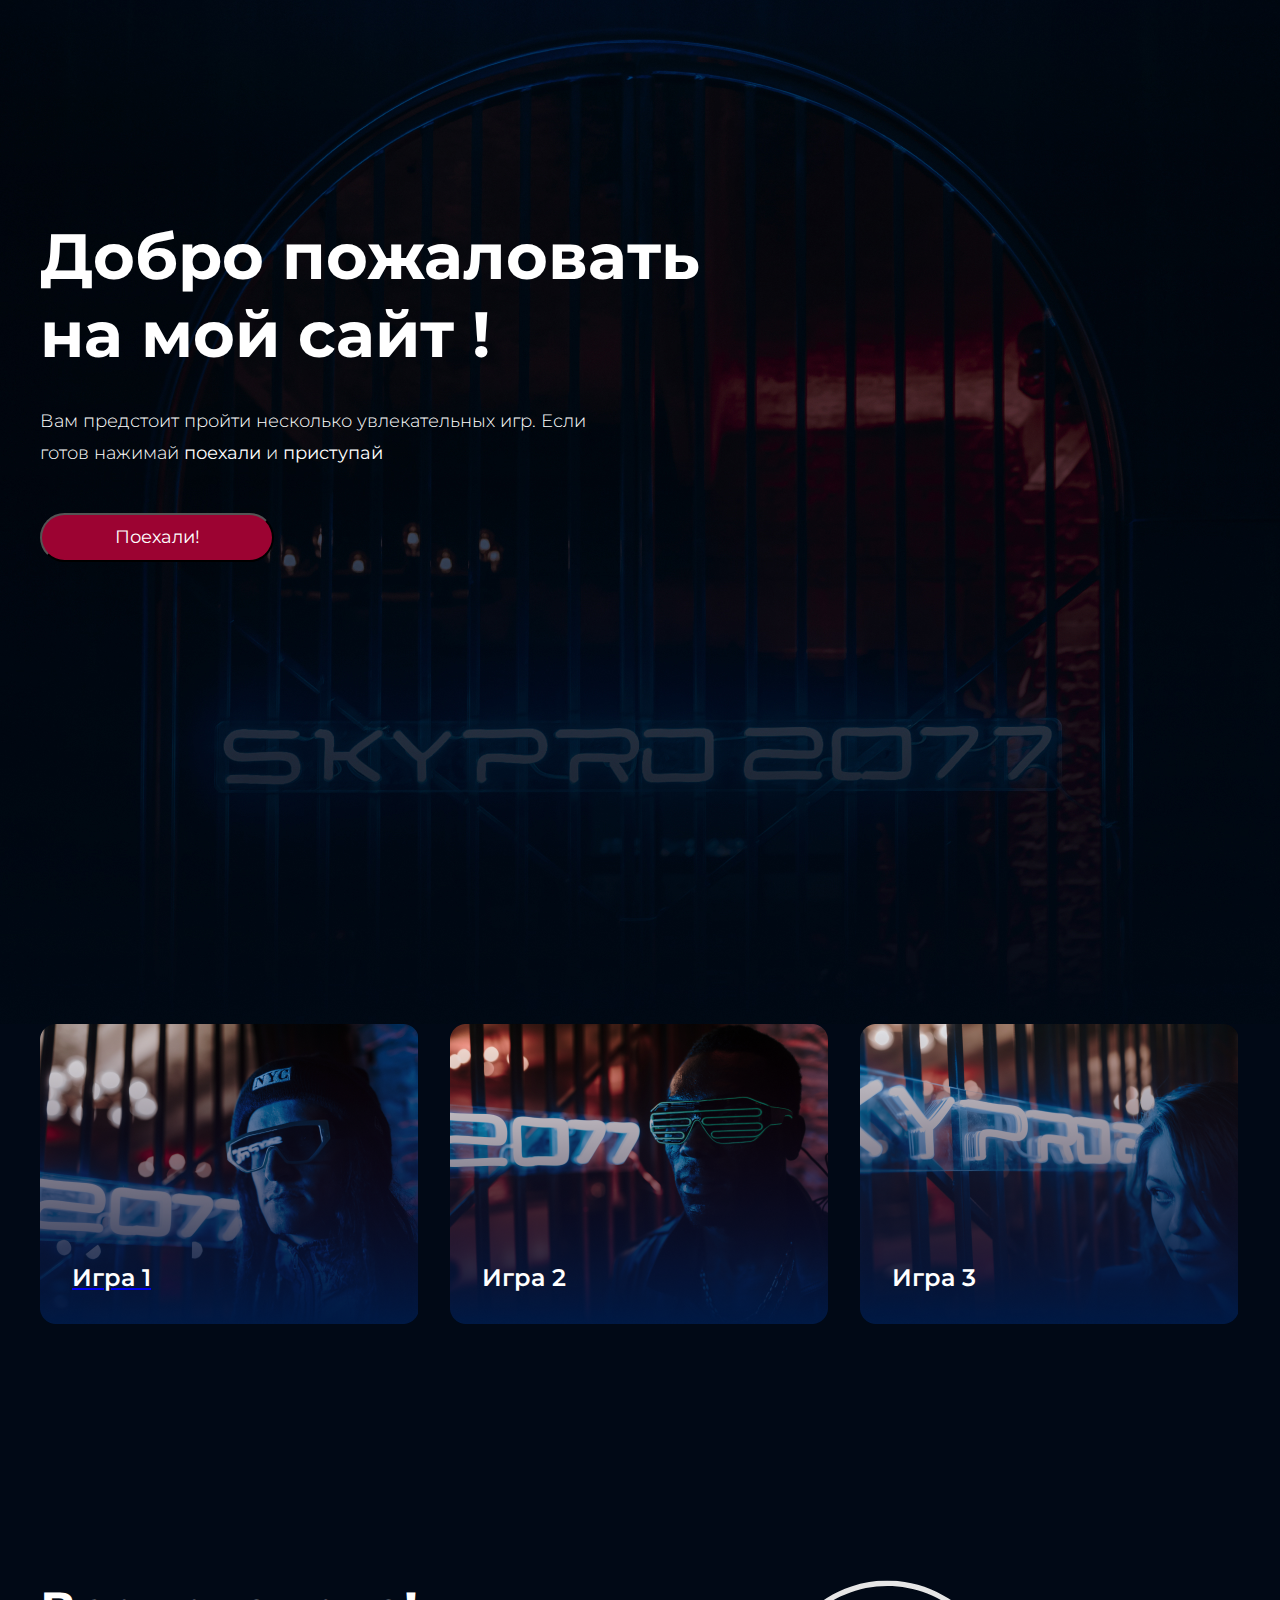
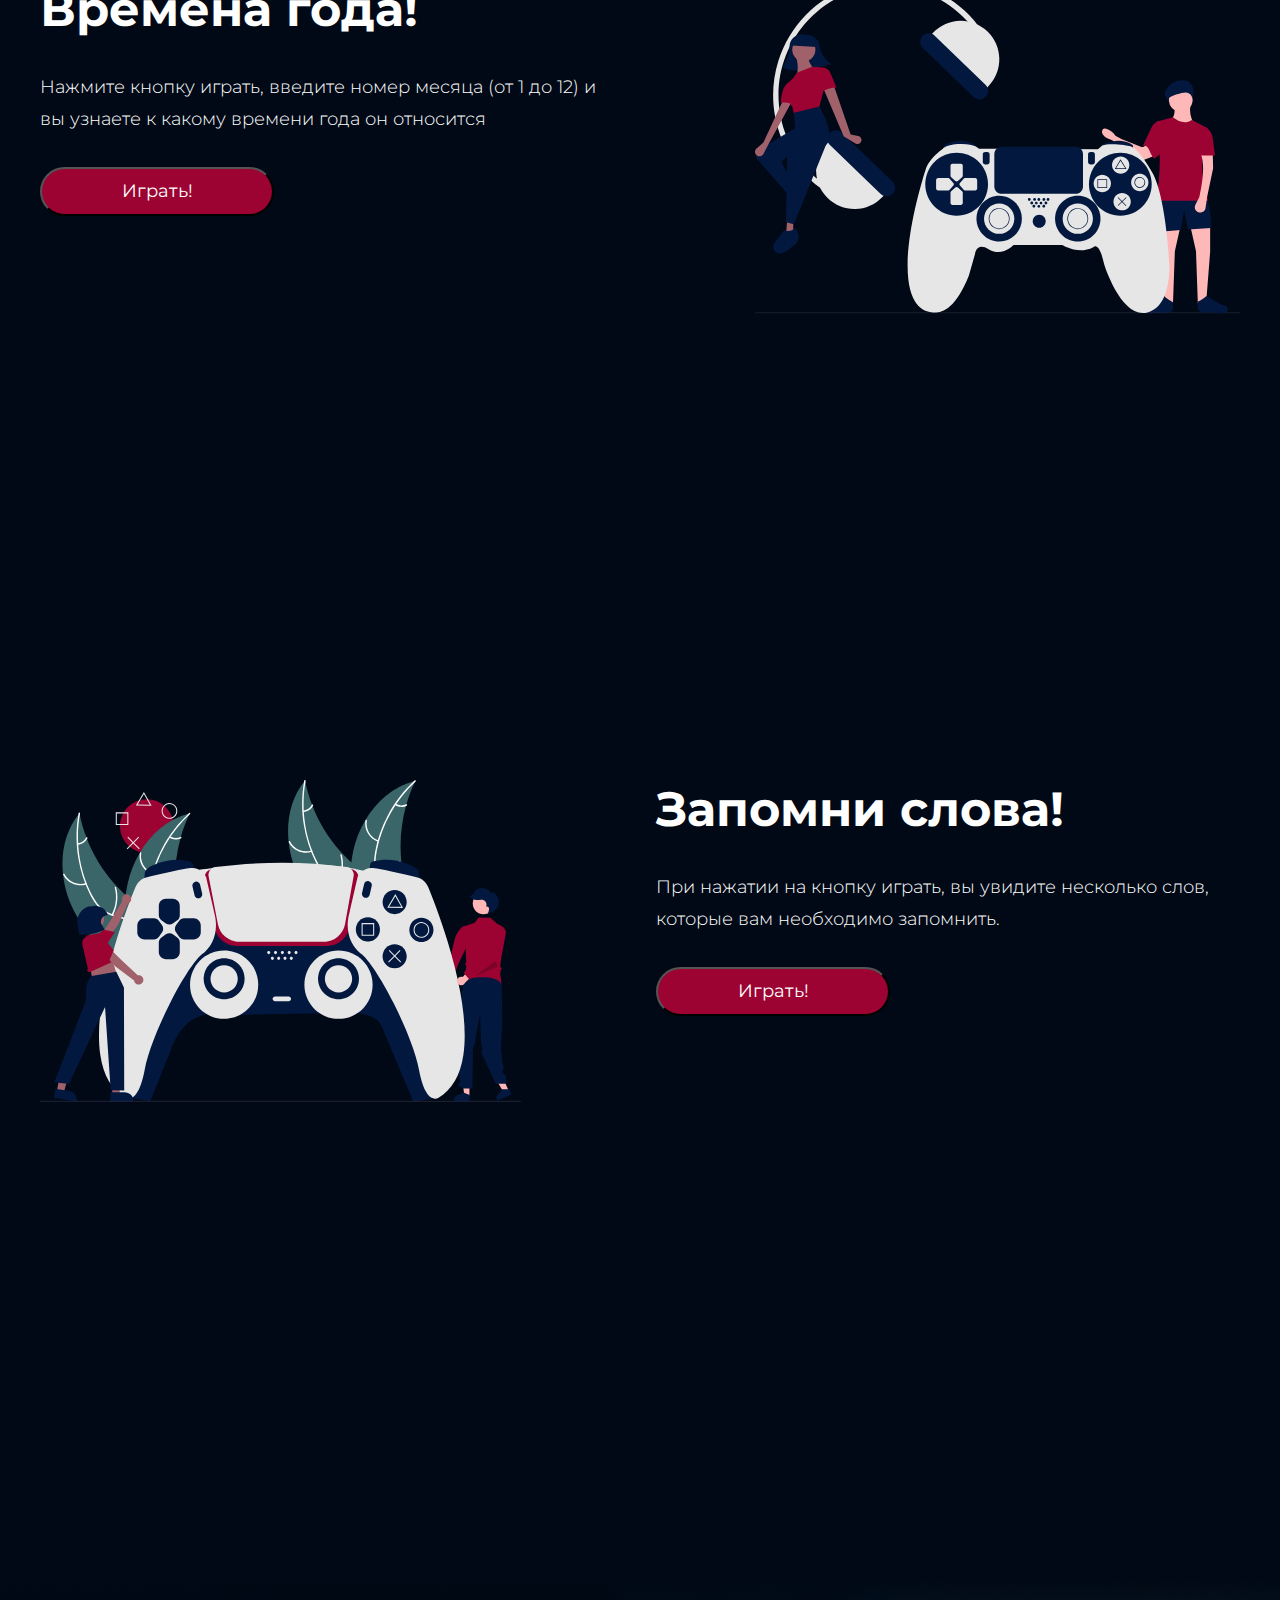
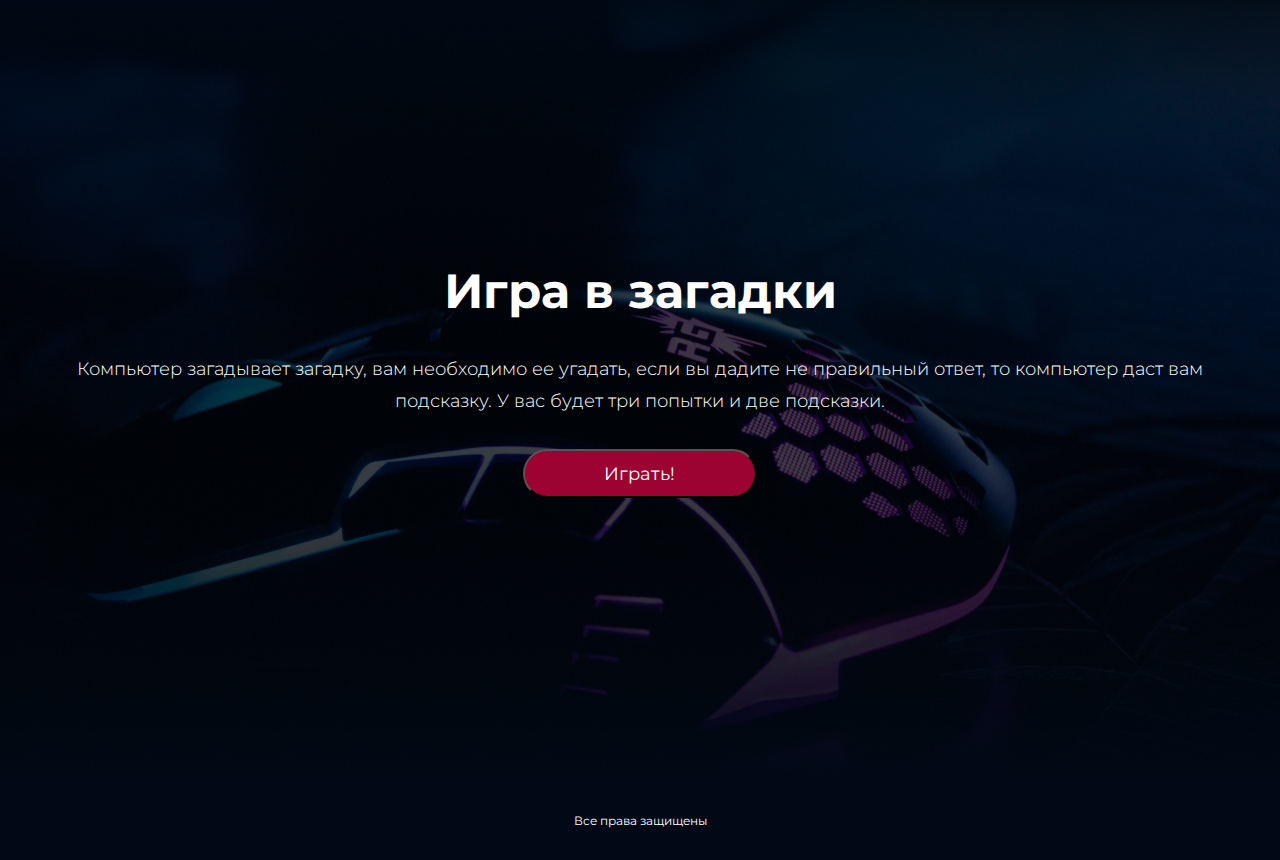
<file: index.html>
<!DOCTYPE html>
<html lang="en">

<head>
    <meta charset="UTF-8">
    <meta http-equiv="X-UA-Compatible" content="IE=edge">
    <meta name="viewport" content="width=device-width, initial-scale=1.0">
    <title>hw1</title>
    <link rel="preconnect" href="https://fonts.googleapis.com">
    <link rel="preconnect" href="https://fonts.gstatic.com" crossorigin>
    <link href="https://fonts.googleapis.com/css2?family=Montserrat:wght@400;500;600&display=swap" rel="stylesheet">
    <link rel="stylesheet" href="style.css">
</head>

<body>
    <script src="hw-8.js"></script>
    <div class="header center">
        <div class="header_title">
            <div class="header_title_big">Добро пожаловать на мой сайт !
            </div>
            <div class="header_title_text">Вам предстоит пройти несколько увлекательных игр. Если готов нажимай
                <b>поехали</b> и <b>приступай</b>
            </div>
        </div>
        <div class="header_title_button">
            <button class="header_title_button_style">Поехали!</button>
        </div>
    </div>
    <div class="product center">
        <div class="product_box">
            <a href="./game1.html">
                <div class="product_1 product_for">
                    <p class="product_title">Игра 1</p>
                </div>
            </a>
            <div class="product_2 product_for">
                <p class="product_title">Игра 2</p>
            </div>
            <div class="product_3 product_for">
                <p class="product_title">Игра 3</p>
            </div>
        </div>
    </div>
    <div class="contentOne center">
        <div class="contentOne_title">
            <div class="contentOne_title_big">
                Времена года!
            </div>
            <div class="contentOne_title_text">Нажмите кнопку играть, введите номер месяца (от 1 до 12) и вы узнаете к
                какому времени года он относится
            </div>
            <div class="contentOne_title_button">
                <button class="contentOne_title_button_style">Играть!</button>
            </div>
        </div>
        <div class="contentOne_svg">
            <img class="contentOne_svg_1" src="./img/content_svg_1.svg" alt="svg_1" />
        </div>
    </div>
    <div class="contentTwo center">
        <div class="contentTwo_title">
            <div class="contentTwo_title_big">
                Запомни слова!
            </div>
            <div class="contentTwo_title_text">При нажатии на кнопку играть, вы увидите несколько слов, которые вам
                необходимо запомнить.
            </div>
            <div class="contentTwo_title_button">
                <button class="contentTwo_title_button_style">Играть!</button>
            </div>
        </div>
        <div class="contentTwo_svg">
            <img class="contentTwo_svg_1" src="./img/content_svg_2.svg" alt="svg_1" />
        </div>
    </div>
    <div class="contentThree center">
        <div class="contentThree_title">
            <div class="contentThree_title_big">
                Игра в загадки
            </div>
            <div class="contentThree_title_text">
                Компьютер загадывает загадку, вам необходимо ее угадать, если вы дадите не правильный ответ, то
                компьютер даст вам подсказку. У вас будет три попытки и две подсказки.
            </div>
            <div class="contentThree_title_button">
                <button class="contentThree_title_button_style">Играть!</button>
            </div>
        </div>
    </div>
    <div class="footer center">
        <div class="footer_title">
            Все права защищены
        </div>
    </div>
</body>

</html>
</file>
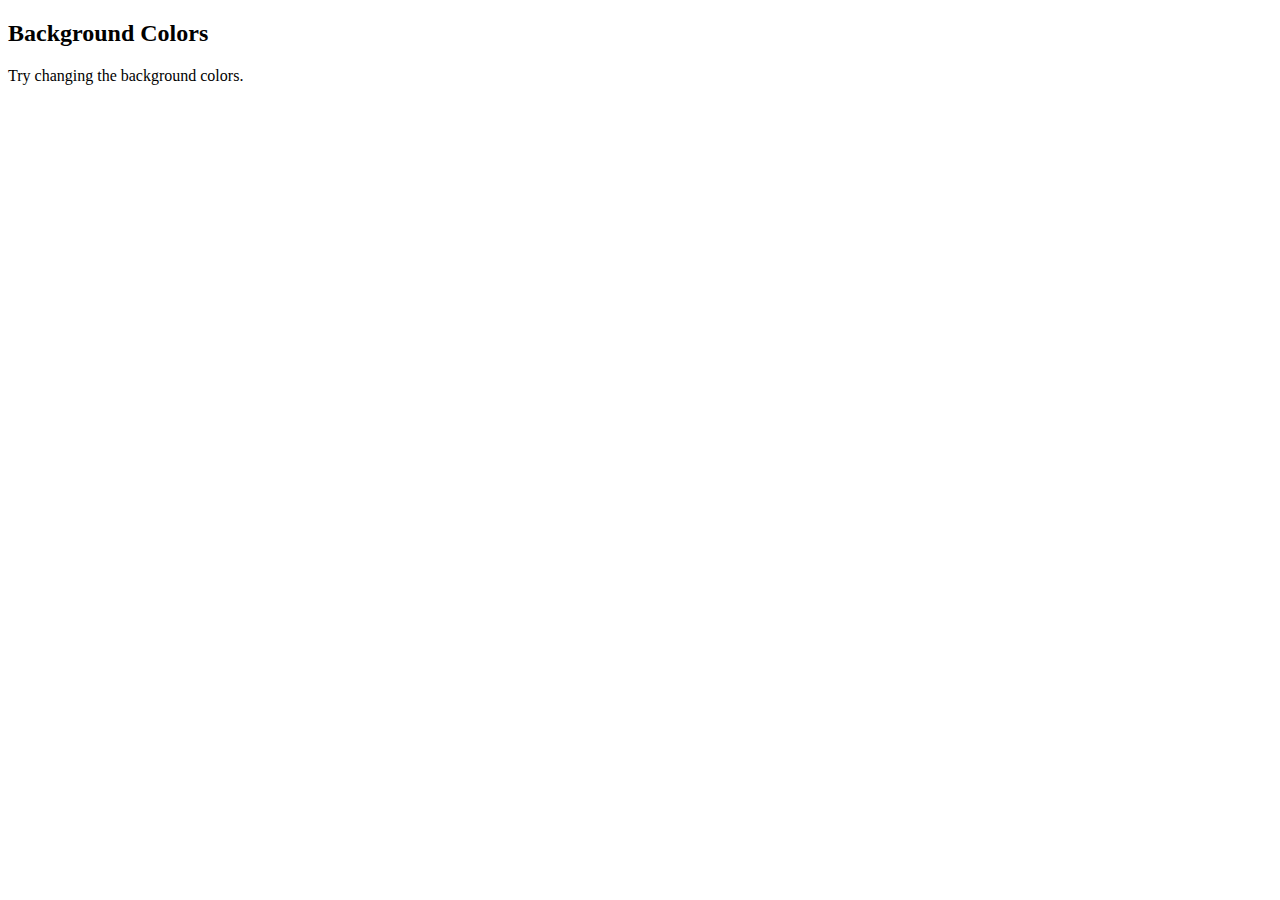
<file: game1.html>
<!DOCTYPE html>
<html lang="en">

<head>
    <meta charset="UTF-8">
    <meta http-equiv="X-UA-Compatible" content="IE=edge">
    <meta name="viewport" content="width=device-width, initial-scale=1.0">
    <title>Game 1</title>
</head>

<body>
    <div class="box">
        <div class="box_normal">
            <div class="box_small">
                <h2>Background Colors</h2>
                <p>Try changing the background <span>colors</span>.</p>
            </div>
        </div>
    </div>
</body>

</html>
</file>
<file: style.css>
* {
  margin: 0;
  padding: 0;
}

body {
  font-family: "Montserrat", sans-serif;
}

.center {
  padding-left: calc(50% - 600px);
  padding-right: calc(50% - 600px);
}

.header {
  height: 1024px;
  background: url(./img/header_background.jpg);
  background-repeat: no-repeat;
  background-size: cover;
  background-position: center;
}
.header_title {
  display: grid;
  grid-template-columns: repeat(12, 1fr);
  -moz-column-gap: 32px;
       column-gap: 32px;
}
.header_title_big {
  font-weight: 700;
  font-size: 64px;
  line-height: 78px;
  padding-top: 217px;
  color: #FFFFFF;
  grid-column: span 7;
}
.header_title_text {
  font-weight: 300;
  font-size: 18px;
  line-height: 32px;
  color: #FFFFFF;
  margin-top: 32px;
  margin-bottom: 44px;
  grid-column: span 6;
  height: 64px;
}
.header_title_button_style {
  width: 234.06px;
  height: 48.6px;
  background: #9C0332;
  border-radius: 30px;
  font-weight: 400;
  font-size: 18px;
  line-height: 22px;
  font-family: "Montserrat";
  color: #FFFFFF;
}
.header_title_button_style:hover {
  background: #EB443F;
  border-radius: 30px;
  cursor: url(./img/cursor_button.svg), pointer;
}

.product {
  height: 556px;
  background: url(./img/product_background.jpg);
  background-repeat: no-repeat;
  background-size: cover;
  background-position: center;
}
.product_box {
  display: flex;
  gap: 32px;
}
.product_for {
  height: 300px;
  font-weight: 600;
  font-size: 24px;
  color: #FFFFFF;
  display: flex;
  flex-direction: column;
  flex-wrap: nowrap;
  justify-content: flex-end;
}
.product_for:hover {
  border: 3px solid #44D2FF;
  border-radius: 16px;
  cursor: url(./img/cursor_button.svg), pointer;
}
.product_1 {
  background: url(./img/game_1.png);
  background-repeat: no-repeat;
  width: 378px;
}
.product_2 {
  background: url(./img/game_2.png);
  background-repeat: no-repeat;
  width: 378px;
}
.product_3 {
  background: url(./img/game_3.png);
  background-repeat: no-repeat;
  width: 378px;
}
.product_title {
  padding-bottom: 32px;
  padding-left: 32px;
}
.product_button_style {
  width: 234.06px;
  height: 48.6px;
  background: #9C0332;
  border-radius: 30px;
  font-family: "Montserrat";
  font-weight: 400;
  font-size: 18px;
  line-height: 22px;
  color: #FFFFFF;
  box-sizing: border-box;
  border: none;
}
.product_button_style:hover {
  cursor: pointer;
  cursor: url(./img/cursor_button.svg), pointer;
  background: #EB443F;
  border-radius: 30px;
}

.contentOne {
  height: 800px;
  background: url(./img/content_background_1.jpg);
  display: flex;
  flex-direction: row;
  gap: 135px;
}
.contentOne_title {
  display: flex;
  flex-direction: column;
  gap: 32px;
}
.contentOne_title_big {
  font-weight: 700;
  font-size: 48px;
  line-height: 59px;
  color: #FFFFFF;
}
.contentOne_title_text {
  font-weight: 300;
  font-size: 18px;
  line-height: 32px;
  color: #FFFFFF;
}
.contentOne_title_button_style {
  width: 234.06px;
  height: 48.6px;
  background: #9C0332;
  border-radius: 30px;
  font-weight: 400;
  font-size: 18px;
  line-height: 22px;
  font-family: "Montserrat";
  color: #FFFFFF;
}
.contentOne_title_button_style:hover {
  background: #EB443F;
  border-radius: 30px;
  cursor: url(./img/cursor_button.svg), pointer;
}
.contentOne_svg {
  height: 333px;
  grid-column: span 5;
}

.contentTwo {
  height: 800px;
  background: url(./img/content_background_2.jpg);
  display: flex;
  flex-direction: row-reverse;
  gap: 135px;
}
.contentTwo_title {
  display: flex;
  flex-direction: column;
  gap: 32px;
}
.contentTwo_title_big {
  font-weight: 700;
  font-size: 48px;
  line-height: 59px;
  color: #FFFFFF;
}
.contentTwo_title_text {
  font-weight: 300;
  font-size: 18px;
  line-height: 32px;
  color: #FFFFFF;
}
.contentTwo_title_button_style {
  width: 234.06px;
  height: 48.6px;
  background: #9C0332;
  border-radius: 30px;
  font-weight: 400;
  font-size: 18px;
  line-height: 22px;
  font-family: "Montserrat";
  color: #FFFFFF;
}
.contentTwo_title_button_style:hover {
  background: #EB443F;
  border-radius: 30px;
  cursor: url(./img/cursor_button.svg), pointer;
}
.contentTwo_svg {
  height: 333px;
  grid-column: span 5;
}

.contentThree {
  height: 800px;
  background: url(./img/content_background_3.jpg);
  background-repeat: no-repeat;
  background-size: cover;
  background-position: center;
  display: flex;
  align-items: center;
}
.contentThree_title {
  display: flex;
  flex-direction: column;
  gap: 32px;
  align-items: center;
}
.contentThree_title_big {
  font-weight: 700;
  font-size: 48px;
  line-height: 59px;
  color: #FFFFFF;
}
.contentThree_title_text {
  font-weight: 300;
  font-size: 18px;
  line-height: 32px;
  color: #FFFFFF;
  text-align: center;
}
.contentThree_title_button_style {
  width: 234.06px;
  height: 48.6px;
  background: #9C0332;
  border-radius: 30px;
  font-weight: 400;
  font-size: 18px;
  line-height: 22px;
  font-family: "Montserrat";
  color: #FFFFFF;
}
.contentThree_title_button_style:hover {
  background: #EB443F;
  border-radius: 30px;
  cursor: url(./img/cursor_button.svg), pointer;
}

.footer {
  height: 80px;
  background: url(./img/footer.jpg);
  display: flex;
  flex-direction: column;
  justify-content: center;
}
.footer_title {
  font-weight: 400;
  font-size: 12px;
  line-height: 15px;
  color: #FFFFFF;
  text-align: center;
}

.box {
  background: #004980;
}

@media (max-width: 767px) {
  .center {
    padding-left: 16px;
    padding-right: 16px;
  }
  .header {
    height: 735px;
  }
  .header_title {
    grid-template-columns: repeat(4, 1fr);
  }
  .header_title_big {
    font-weight: 700;
    font-size: 32px;
    line-height: 39px;
    grid-column: span 4;
    text-align: center;
  }
  .header_title_text {
    font-weight: 300;
    font-size: 14px;
    line-height: 22px;
    grid-column: span 4;
    text-align: center;
  }
  .header_title_button {
    display: flex;
    justify-content: center;
  }
  .product {
    height: 1221px;
    background-position: center;
  }
  .product_box {
    padding-top: 127px;
    display: flex;
    flex-direction: column;
    flex-wrap: nowrap;
    align-items: center;
  }
  .product_1 {
    background: url(./img/mobile/Game_1.png);
    background-repeat: no-repeat;
    width: 343px;
  }
  .product_2 {
    background: url(./img/mobile/Game_2.png);
    background-repeat: no-repeat;
    width: 343px;
  }
  .product_3 {
    background: url(./img/mobile/Game_3.png);
    background-repeat: no-repeat;
    width: 343px;
  }
  .contentOne {
    height: 653px;
    display: flex;
    flex-direction: column;
    align-items: center;
  }
  .contentOne_title {
    grid-column: span 4;
    text-align: center;
    display: flex;
    flex-direction: column;
    gap: 32px;
  }
  .contentOne_title_big {
    font-weight: 700;
    font-size: 32px;
    line-height: 39px;
  }
  .contentOne_title_text {
    font-weight: 300;
    font-size: 14px;
    line-height: 22px;
  }
  .contentOne_svg {
    padding-left: 0px;
  }
  .contentOne_svg_1 {
    width: 334px;
  }
  .contentTwo {
    height: 653px;
    display: flex;
    flex-direction: column;
    align-items: center;
  }
  .contentTwo_title {
    grid-column: span 4;
    text-align: center;
    display: flex;
    flex-direction: column;
    gap: 32px;
    padding-left: 0px;
    order: 0;
  }
  .contentTwo_title_big {
    font-weight: 700;
    font-size: 32px;
    line-height: 39px;
  }
  .contentTwo_title_text {
    font-weight: 300;
    font-size: 14px;
    line-height: 22px;
  }
  .contentTwo_svg_1 {
    width: 334px;
  }
  .contentThree {
    height: 800px;
    display: flex;
  }
  .contentThree_title_big {
    font-weight: 700;
    font-size: 32px;
    line-height: 39px;
    text-align: center;
  }
  .contentThree_title_text {
    font-weight: 300;
    font-size: 14px;
    line-height: 22px;
    text-align: center;
  }
}/*# sourceMappingURL=style.css.map */
</file>
